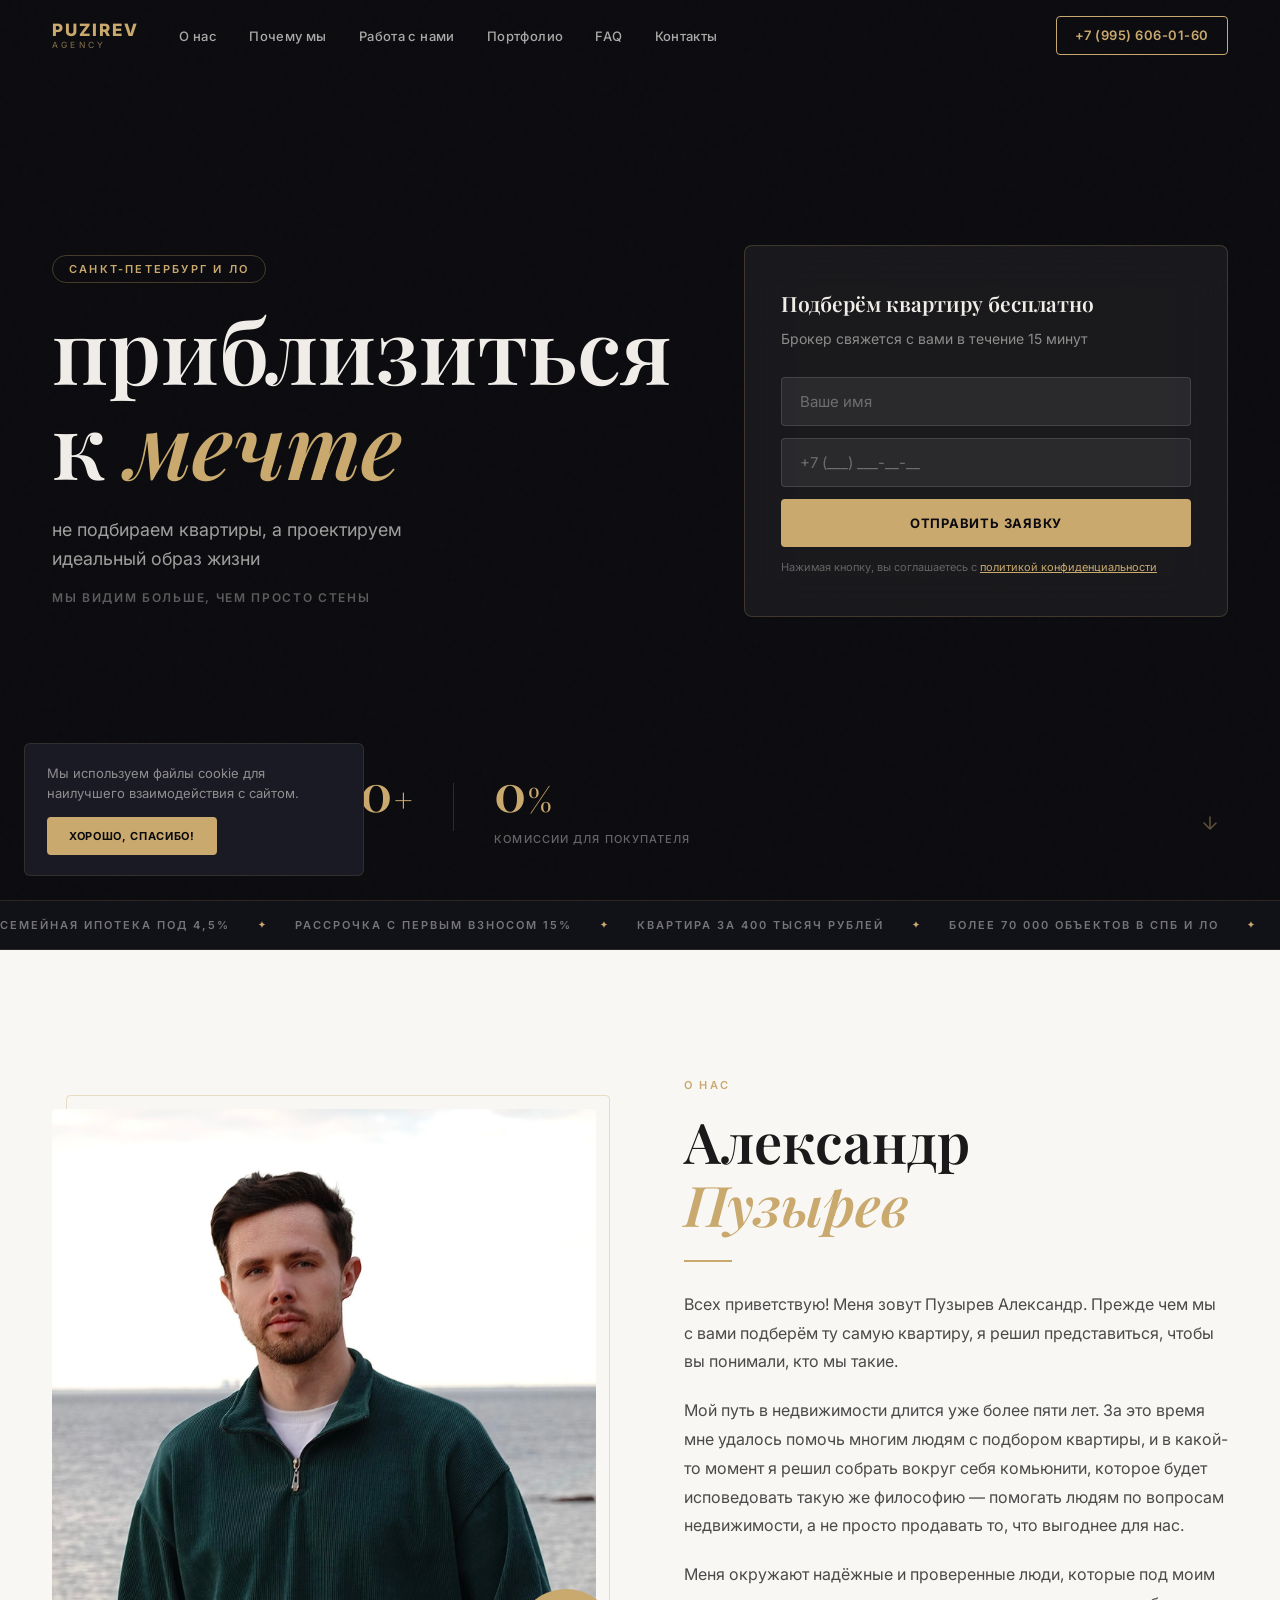
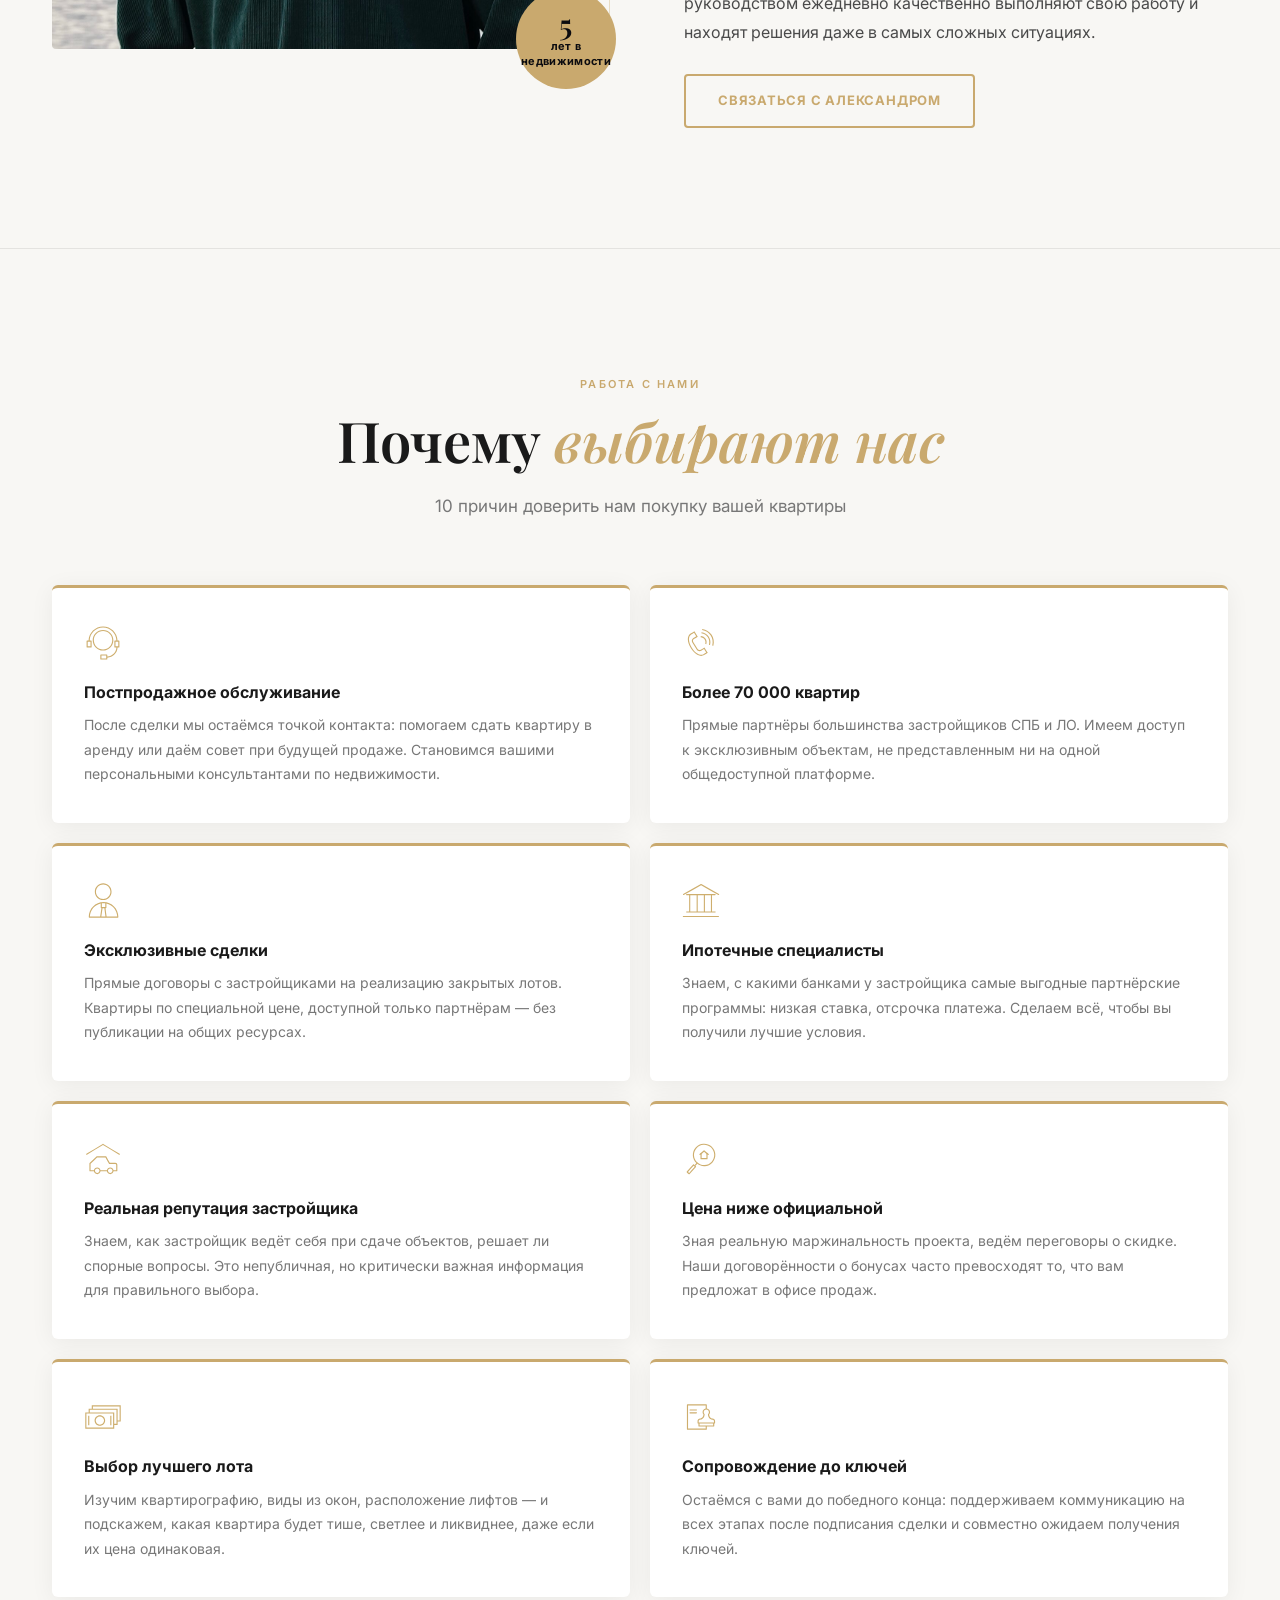
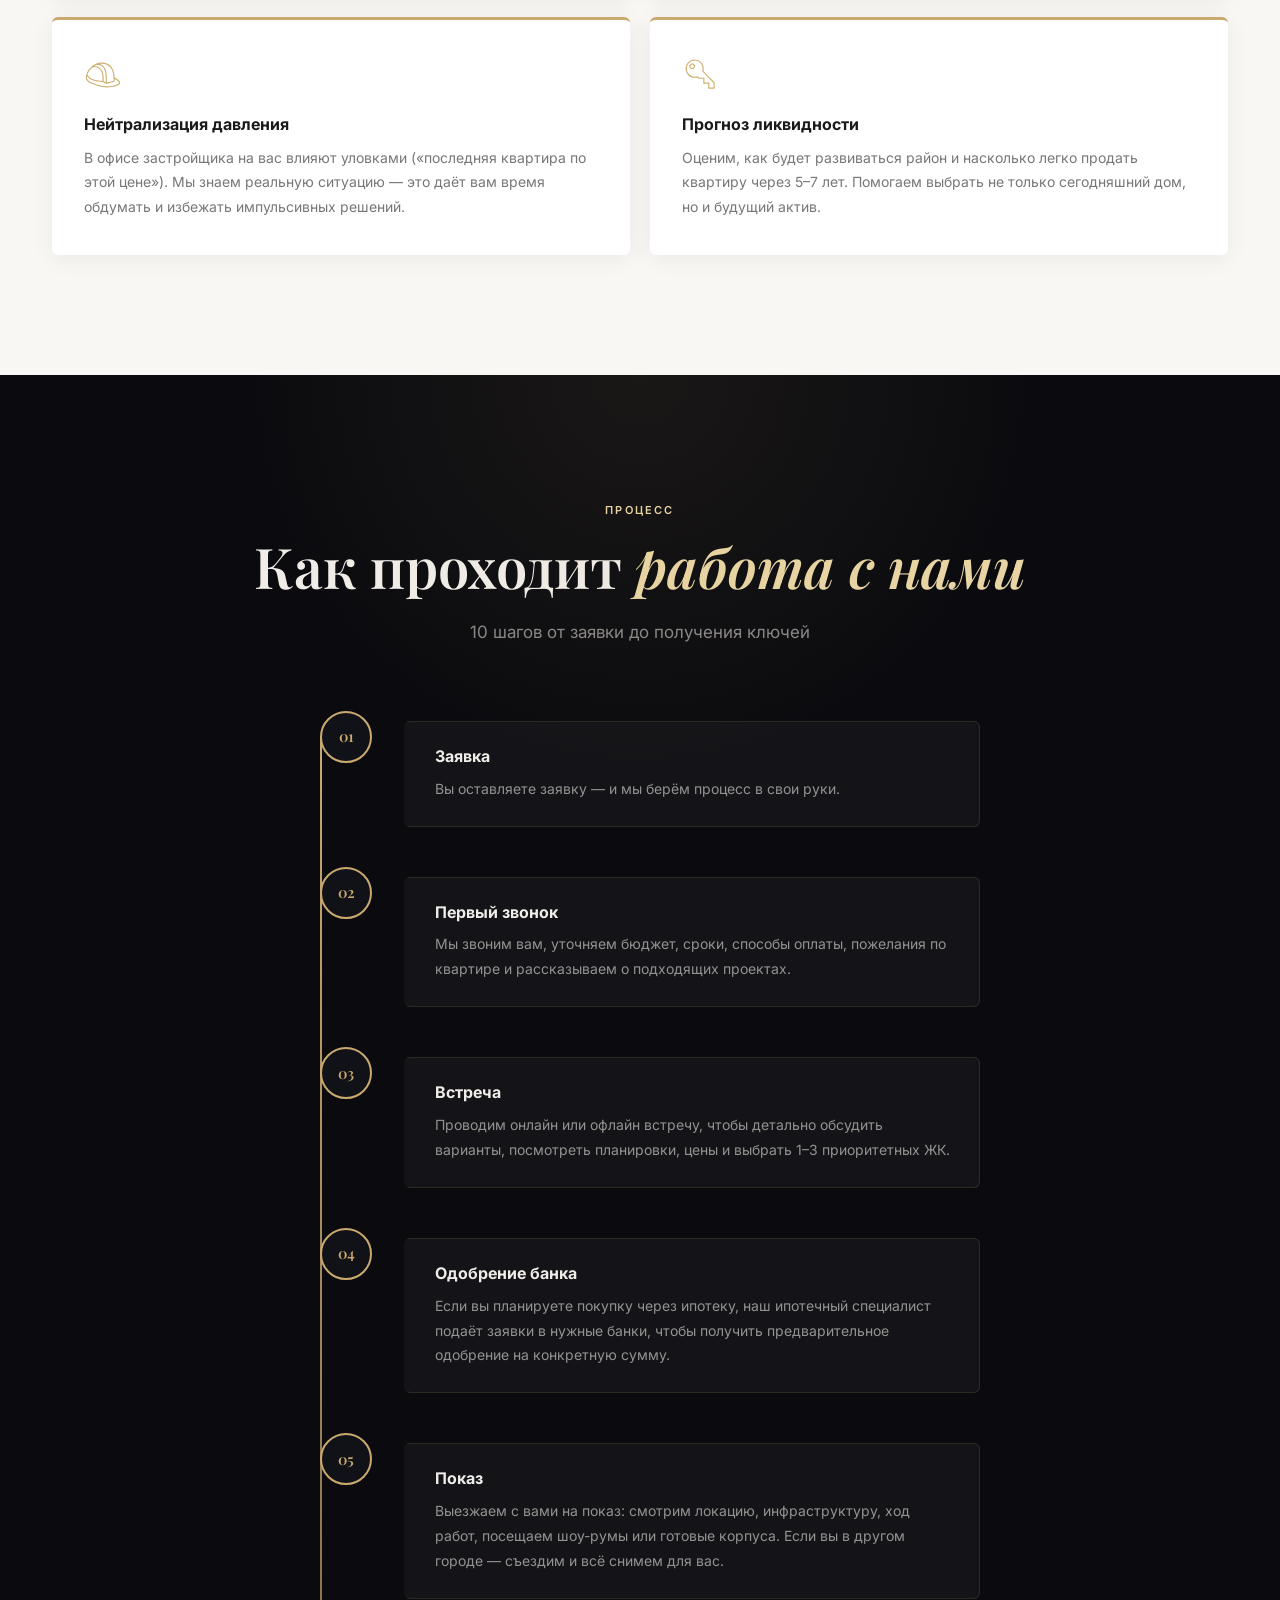
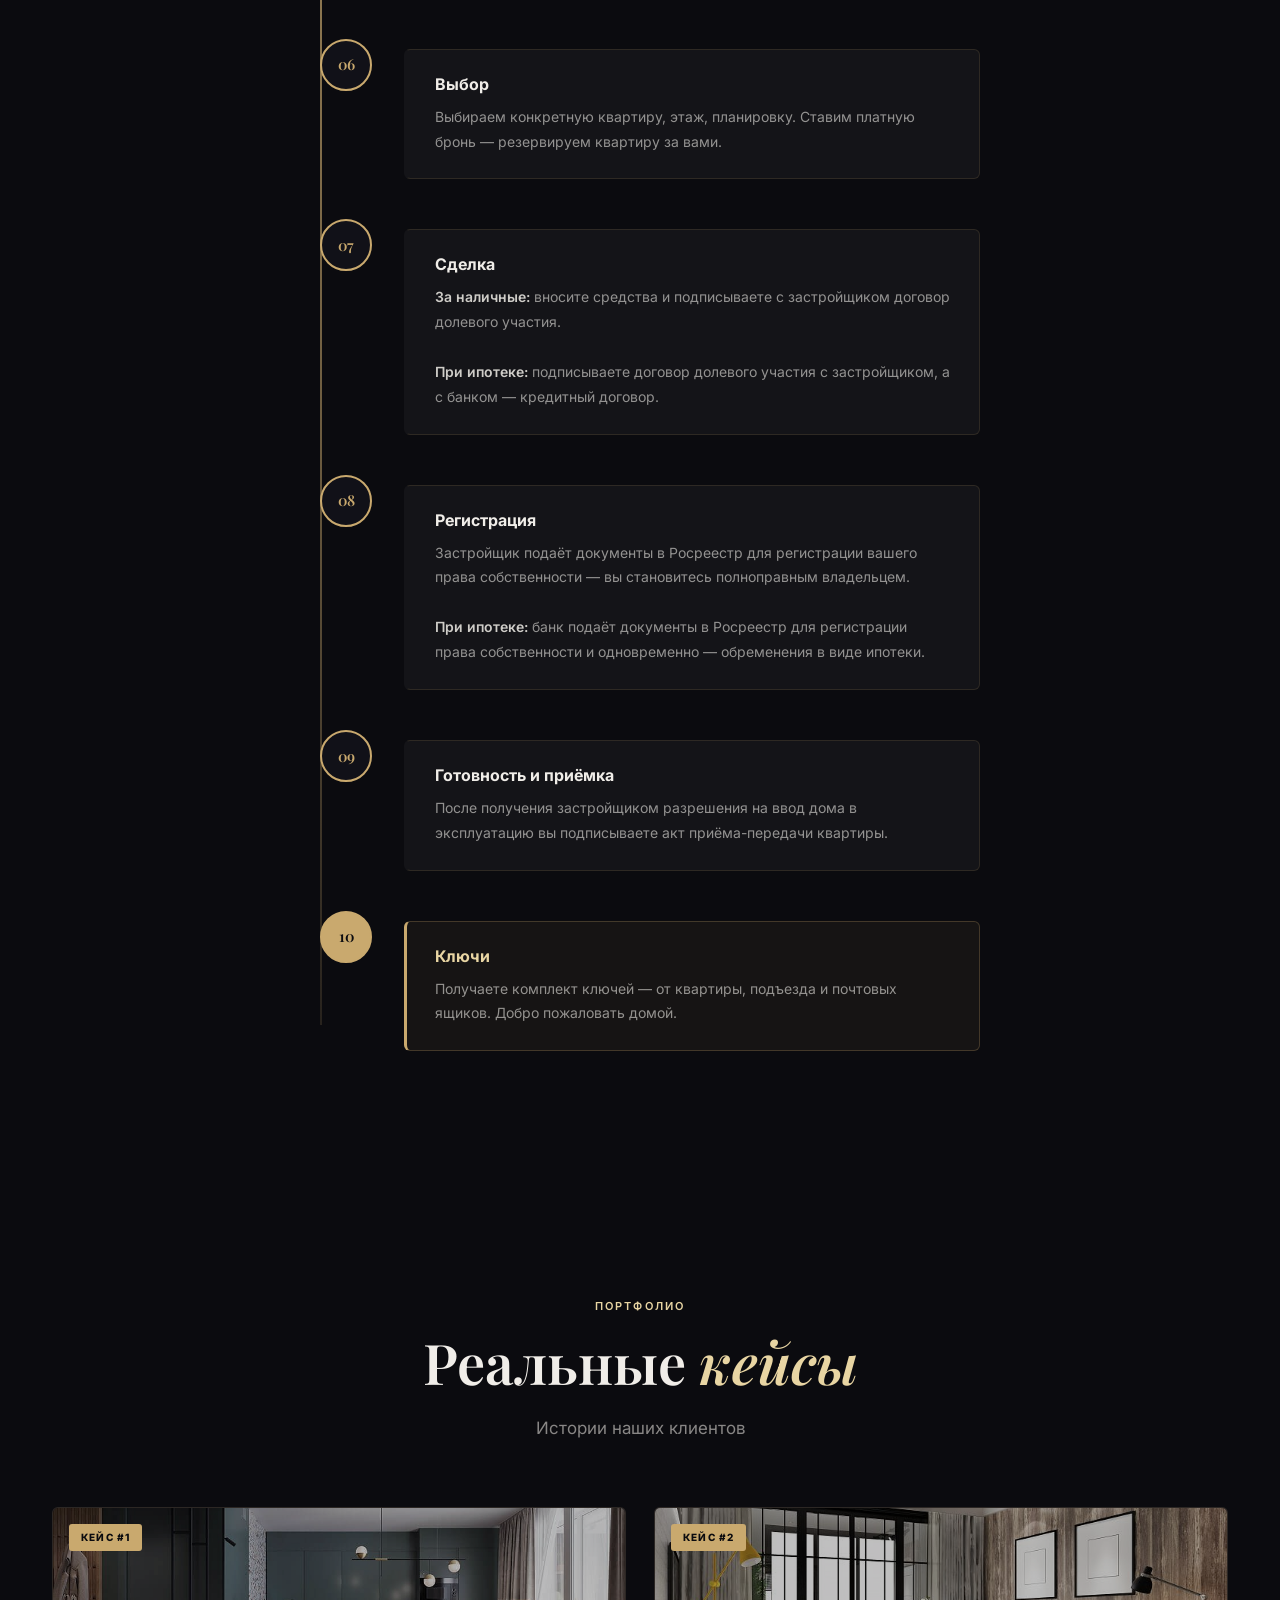
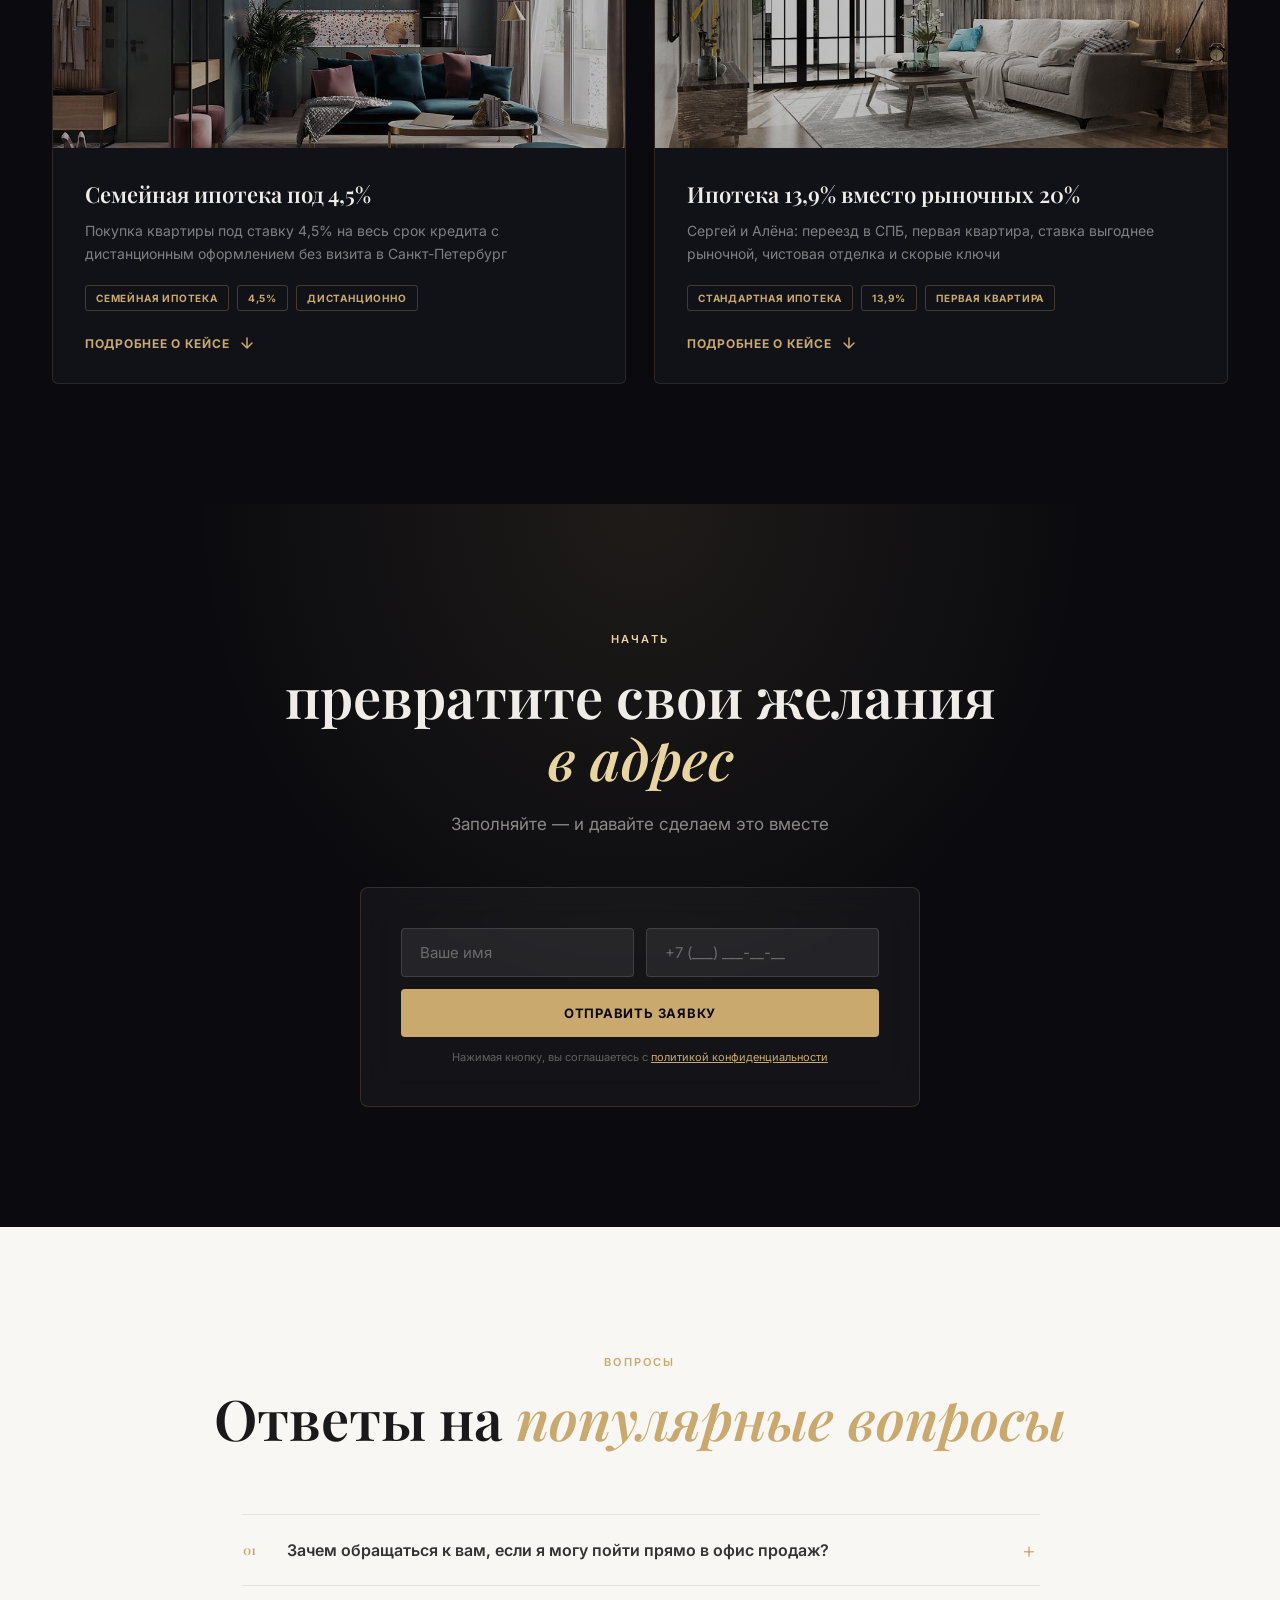
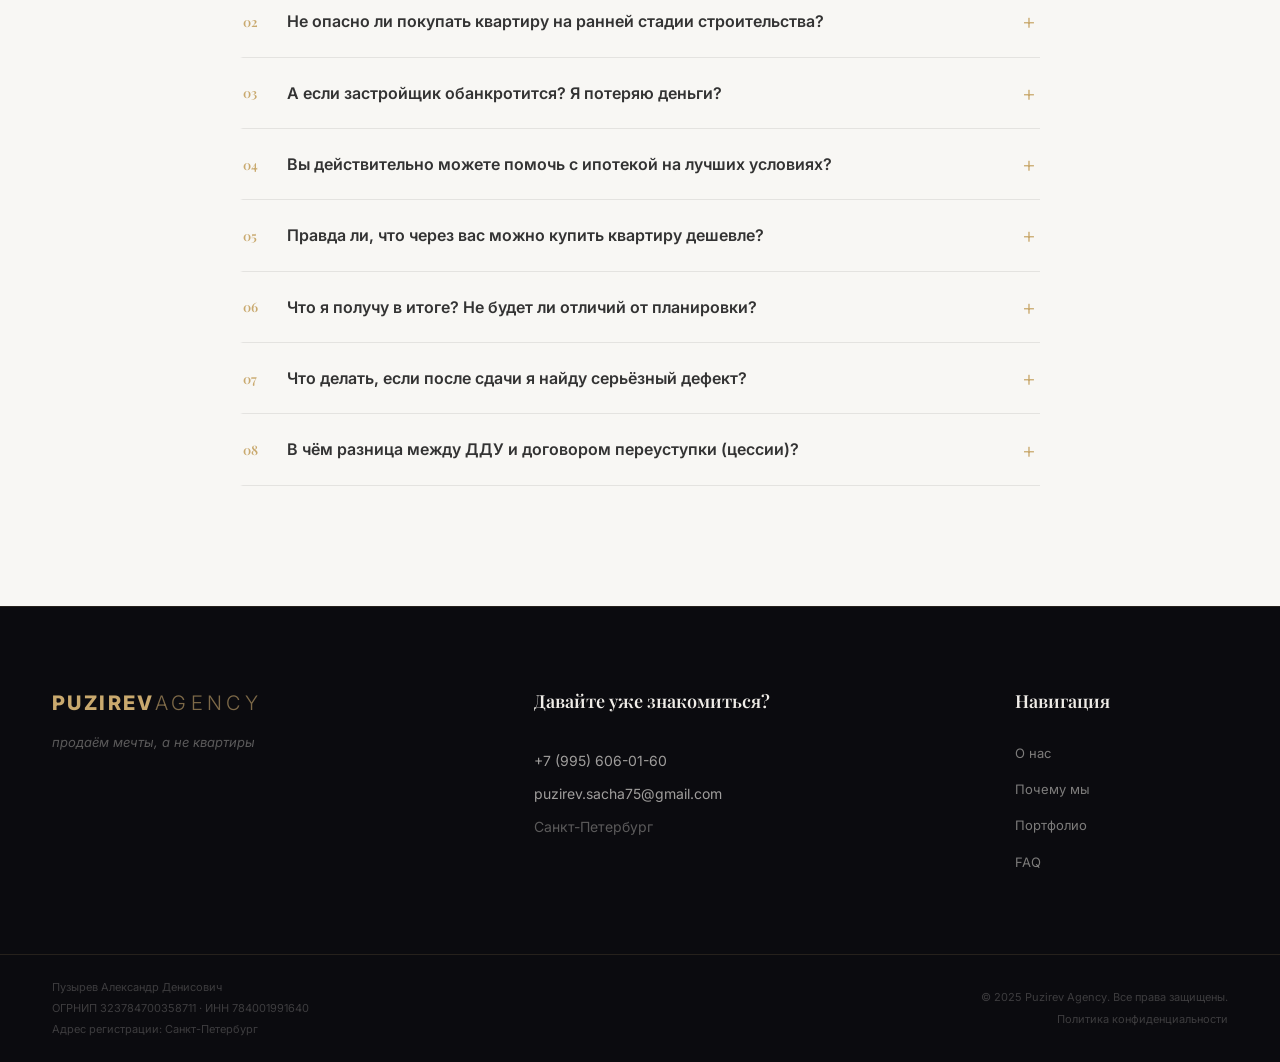
<file: index.html>
<!DOCTYPE html>
<html lang="ru">
<head>
  <meta charset="UTF-8">
  <meta name="viewport" content="width=device-width, initial-scale=1.0">
  <title>Puzirev Agency — Новостройки в СПБ и ЛО</title>
  <meta name="description" content="Не подбираем квартиры — проектируем идеальный образ жизни. Puzirev Agency, Санкт-Петербург.">
  <meta property="og:type" content="website">
  <meta property="og:title" content="Puzirev Agency — Новостройки в СПБ и ЛО">
  <meta property="og:description" content="продаём мечты, а не квартиры">
  <link rel="preconnect" href="https://fonts.googleapis.com">
  <link rel="preconnect" href="https://fonts.gstatic.com" crossorigin>
  <link href="https://fonts.googleapis.com/css2?family=Inter:wght@300;400;500;600;700;800&family=Playfair+Display:ital,wght@0,400;0,600;1,400;1,600&display=swap" rel="stylesheet">
  <link rel="stylesheet" href="styles.css">
</head>
<body>

  <!-- ======================== NAV ======================== -->
  <nav class="nav" id="nav">
    <div class="nav__inner">
      <a href="#" class="nav__logo">
        <span class="nav__logo-main">PUZIREV</span>
        <span class="nav__logo-sub">AGENCY</span>
      </a>
      <ul class="nav__links">
        <li><a href="#about">О нас</a></li>
        <li><a href="#why">Почему мы</a></li>
        <li><a href="#process">Работа с нами</a></li>
        <li><a href="#portfolio">Портфолио</a></li>
        <li><a href="#faq">FAQ</a></li>
        <li><a href="#contacts">Контакты</a></li>
      </ul>
      <a href="tel:+79956060160" class="nav__phone">+7 (995) 606-01-60</a>
      <button class="nav__burger" id="burger" aria-label="Открыть меню">
        <span></span><span></span><span></span>
      </button>
    </div>
  </nav>

  <!-- ======================== MOBILE MENU ======================== -->
  <div class="mmenu" id="mmenu">
    <ul class="mmenu__list">
      <li><a href="#about"   class="mmenu__link">О нас</a></li>
      <li><a href="#why"     class="mmenu__link">Почему мы</a></li>
      <li><a href="#process" class="mmenu__link">Работа с нами</a></li>
      <li><a href="#portfolio" class="mmenu__link">Портфолио</a></li>
      <li><a href="#faq"     class="mmenu__link">FAQ</a></li>
      <li><a href="#contacts" class="mmenu__link">Контакты</a></li>
    </ul>
    <a href="tel:+79956060160" class="mmenu__phone">+7 (995) 606-01-60</a>
  </div>

  <!-- ======================== HERO ======================== -->
  <section class="hero">
    <div class="hero__bg">
      <img src="reference/Новостройки в СПБ и ЛО_files/photo-1560185009-5bf.jpg"
           alt="" class="hero__bg-img" fetchpriority="high">
      <div class="hero__overlay"></div>
    </div>

    <div class="hero__main">
      <div class="hero__grid">
        <!-- Left: content -->
        <div class="hero__content">
          <div class="hero__eyebrow anim-up" data-d="0">
            <span>Санкт-Петербург и ЛО</span>
          </div>
          <h1 class="hero__title anim-up" data-d="1">
            приблизиться<br>к <em>мечте</em>
          </h1>
          <p class="hero__tagline anim-up" data-d="2">
            не подбираем квартиры, а проектируем<br>идеальный образ жизни
          </p>
          <p class="hero__sub anim-up" data-d="3">мы видим больше, чем просто стены</p>
        </div>
        <!-- Right: form -->
        <div class="hero__form-wrap anim-right" data-d="2">
          <div class="glass-card">
            <p class="glass-card__title">Подберём квартиру бесплатно</p>
            <p class="glass-card__sub">Брокер свяжется с вами в течение 15 минут</p>
            <form class="form" id="heroForm" novalidate>
              <div class="form__group">
                <input type="text" name="name" placeholder="Ваше имя" class="form__input" autocomplete="name">
              </div>
              <div class="form__group">
                <input type="tel" name="phone" placeholder="+7 (___) ___-__-__" class="form__input" autocomplete="tel">
              </div>
              <button type="submit" class="btn btn--gold btn--full">Отправить заявку</button>
            </form>
            <p class="form__agree">
              Нажимая кнопку, вы соглашаетесь с <a href="#">политикой конфиденциальности</a>
            </p>
          </div>
        </div>
      </div>
    </div>

    <div class="hero__bottom">
      <div class="hero__stats">
        <div class="hero__stat anim-up" data-d="4">
          <div class="hero__stat-val">
            <span class="hero__stat-num" data-count="5">0</span><span class="hero__stat-plus">+</span>
          </div>
          <span class="hero__stat-label">лет на рынке</span>
        </div>
        <div class="hero__stat-divider"></div>
        <div class="hero__stat anim-up" data-d="5">
          <div class="hero__stat-val">
            <span class="hero__stat-num" data-count="70000">0</span><span class="hero__stat-plus">+</span>
          </div>
          <span class="hero__stat-label">объектов в базе</span>
        </div>
        <div class="hero__stat-divider"></div>
        <div class="hero__stat anim-up" data-d="6">
          <div class="hero__stat-val">
            <span class="hero__stat-num" data-count="0">0</span><span class="hero__stat-plus">%</span>
          </div>
          <span class="hero__stat-label">комиссии для покупателя</span>
        </div>
      </div>
      <a href="#about" class="hero__scroll-btn" aria-label="Вниз">
        <svg width="20" height="20" viewBox="0 0 20 20" fill="none">
          <path d="M10 4v12M4 10l6 6 6-6" stroke="currentColor" stroke-width="1.5" stroke-linecap="round" stroke-linejoin="round"/>
        </svg>
      </a>
    </div>
  </section>

  <!-- ======================== MARQUEE ======================== -->
  <div class="ticker">
    <div class="ticker__track">
      <div class="ticker__row">
        <span>семейная ипотека под 4,5%</span>
        <span class="ticker__sep">✦</span>
        <span>рассрочка с первым взносом 15%</span>
        <span class="ticker__sep">✦</span>
        <span>квартира за 400 тысяч рублей</span>
        <span class="ticker__sep">✦</span>
        <span>более 70 000 объектов в СПБ и ЛО</span>
        <span class="ticker__sep">✦</span>
        <span>бесплатная консультация</span>
        <span class="ticker__sep">✦</span>
        <span>без комиссии для покупателя</span>
        <span class="ticker__sep">✦</span>
        <span>прямые партнёры застройщиков</span>
        <span class="ticker__sep">✦</span>
      </div>
      <div class="ticker__row" aria-hidden="true">
        <span>семейная ипотека под 4,5%</span>
        <span class="ticker__sep">✦</span>
        <span>рассрочка с первым взносом 15%</span>
        <span class="ticker__sep">✦</span>
        <span>квартира за 400 тысяч рублей</span>
        <span class="ticker__sep">✦</span>
        <span>более 70 000 объектов в СПБ и ЛО</span>
        <span class="ticker__sep">✦</span>
        <span>бесплатная консультация</span>
        <span class="ticker__sep">✦</span>
        <span>без комиссии для покупателя</span>
        <span class="ticker__sep">✦</span>
        <span>прямые партнёры застройщиков</span>
        <span class="ticker__sep">✦</span>
      </div>
    </div>
  </div>

  <!-- ======================== ABOUT ======================== -->
  <section class="about" id="about">
    <div class="container">
      <div class="about__grid">
        <div class="about__visual reveal-left">
          <div class="about__img-wrap">
            <img src="alexander.jpg" alt="Александр Пузырев"
                 onerror="this.src='reference/Новостройки в СПБ и ЛО_files/photo-1502672260266-.jpg'">
            <div class="about__frame"></div>
          </div>
          <div class="about__badge">
            <span class="about__badge-num">5</span>
            <span class="about__badge-text">лет в<br>недвижимости</span>
          </div>
        </div>
        <div class="about__content reveal-right">
          <div class="label">О нас</div>
          <h2 class="h2">Александр<br><em>Пузырев</em></h2>
          <div class="gold-line"></div>
          <p class="about__text">
            Всех приветствую! Меня зовут Пузырев Александр. Прежде чем мы с вами подберём ту самую квартиру, я решил представиться, чтобы вы понимали, кто мы такие.
          </p>
          <p class="about__text">
            Мой путь в недвижимости длится уже более пяти лет. За это время мне удалось помочь многим людям с подбором квартиры, и в какой-то момент я решил собрать вокруг себя комьюнити, которое будет исповедовать такую же философию — помогать людям по вопросам недвижимости, а не просто продавать то, что выгоднее для нас.
          </p>
          <p class="about__text">
            Меня окружают надёжные и проверенные люди, которые под моим руководством ежедневно качественно выполняют свою работу и находят решения даже в самых сложных ситуациях.
          </p>
          <a href="tel:+79956060160" class="btn btn--outline">Связаться с Александром</a>
        </div>
      </div>
    </div>
  </section>

  <!-- ======================== WHY ======================== -->
  <section class="why" id="why">
    <div class="container">
      <div class="section-header reveal-up">
        <div class="label">Работа с нами</div>
        <h2 class="h2">Почему <em>выбирают нас</em></h2>
        <p class="section-desc">10 причин доверить нам покупку вашей квартиры</p>
      </div>
      <div class="why__grid">

        <div class="why-card reveal-up" data-d="0">
          <div class="why-card__icon">
            <img src="reference/Новостройки в СПБ и ЛО_files/vector.svg" alt="">
          </div>
          <h3 class="why-card__title">Постпродажное обслуживание</h3>
          <p class="why-card__text">После сделки мы остаёмся точкой контакта: помогаем сдать квартиру в аренду или даём совет при будущей продаже. Становимся вашими персональными консультантами по недвижимости.</p>
        </div>

        <div class="why-card reveal-up" data-d="1">
          <div class="why-card__icon">
            <img src="reference/Новостройки в СПБ и ЛО_files/vector(1).svg" alt="">
          </div>
          <h3 class="why-card__title">Более 70 000 квартир</h3>
          <p class="why-card__text">Прямые партнёры большинства застройщиков СПБ и ЛО. Имеем доступ к эксклюзивным объектам, не представленным ни на одной общедоступной платформе.</p>
        </div>

        <div class="why-card reveal-up" data-d="2">
          <div class="why-card__icon">
            <img src="reference/Новостройки в СПБ и ЛО_files/vector(2).svg" alt="">
          </div>
          <h3 class="why-card__title">Эксклюзивные сделки</h3>
          <p class="why-card__text">Прямые договоры с застройщиками на реализацию закрытых лотов. Квартиры по специальной цене, доступной только партнёрам — без публикации на общих ресурсах.</p>
        </div>

        <div class="why-card reveal-up" data-d="3">
          <div class="why-card__icon">
            <img src="reference/Новостройки в СПБ и ЛО_files/vector(3).svg" alt="">
          </div>
          <h3 class="why-card__title">Ипотечные специалисты</h3>
          <p class="why-card__text">Знаем, с какими банками у застройщика самые выгодные партнёрские программы: низкая ставка, отсрочка платежа. Сделаем всё, чтобы вы получили лучшие условия.</p>
        </div>

        <div class="why-card reveal-up" data-d="4">
          <div class="why-card__icon">
            <img src="reference/Новостройки в СПБ и ЛО_files/vector(4).svg" alt="">
          </div>
          <h3 class="why-card__title">Реальная репутация застройщика</h3>
          <p class="why-card__text">Знаем, как застройщик ведёт себя при сдаче объектов, решает ли спорные вопросы. Это непубличная, но критически важная информация для правильного выбора.</p>
        </div>

        <div class="why-card reveal-up" data-d="5">
          <div class="why-card__icon">
            <img src="reference/Новостройки в СПБ и ЛО_files/vector(5).svg" alt="">
          </div>
          <h3 class="why-card__title">Цена ниже официальной</h3>
          <p class="why-card__text">Зная реальную маржинальность проекта, ведём переговоры о скидке. Наши договорённости о бонусах часто превосходят то, что вам предложат в офисе продаж.</p>
        </div>

        <div class="why-card reveal-up" data-d="6">
          <div class="why-card__icon">
            <img src="reference/Новостройки в СПБ и ЛО_files/vector(6).svg" alt="">
          </div>
          <h3 class="why-card__title">Выбор лучшего лота</h3>
          <p class="why-card__text">Изучим квартирографию, виды из окон, расположение лифтов — и подскажем, какая квартира будет тише, светлее и ликвиднее, даже если их цена одинаковая.</p>
        </div>

        <div class="why-card reveal-up" data-d="7">
          <div class="why-card__icon">
            <img src="reference/Новостройки в СПБ и ЛО_files/vector(7).svg" alt="">
          </div>
          <h3 class="why-card__title">Сопровождение до ключей</h3>
          <p class="why-card__text">Остаёмся с вами до победного конца: поддерживаем коммуникацию на всех этапах после подписания сделки и совместно ожидаем получения ключей.</p>
        </div>

        <div class="why-card reveal-up" data-d="8">
          <div class="why-card__icon">
            <img src="reference/Новостройки в СПБ и ЛО_files/vector(8).svg" alt="">
          </div>
          <h3 class="why-card__title">Нейтрализация давления</h3>
          <p class="why-card__text">В офисе застройщика на вас влияют уловками («последняя квартира по этой цене»). Мы знаем реальную ситуацию — это даёт вам время обдумать и избежать импульсивных решений.</p>
        </div>

        <div class="why-card reveal-up" data-d="9">
          <div class="why-card__icon">
            <img src="reference/Новостройки в СПБ и ЛО_files/vector(9).svg" alt="">
          </div>
          <h3 class="why-card__title">Прогноз ликвидности</h3>
          <p class="why-card__text">Оценим, как будет развиваться район и насколько легко продать квартиру через 5–7 лет. Помогаем выбрать не только сегодняшний дом, но и будущий актив.</p>
        </div>

      </div>
    </div>
  </section>

  <!-- ======================== PROCESS ======================== -->
  <section class="process" id="process">
    <div class="container">
      <div class="section-header reveal-up">
        <div class="label label--light">Процесс</div>
        <h2 class="h2 h2--light">Как проходит <em>работа с нами</em></h2>
        <p class="section-desc section-desc--light">10 шагов от заявки до получения ключей</p>
      </div>

      <div class="process__timeline">

        <div class="process-item reveal-up" data-d="0">
          <div class="process-item__dot">
            <span>01</span>
          </div>
          <div class="process-item__card">
            <h3 class="process-item__title">Заявка</h3>
            <p class="process-item__text">Вы оставляете заявку — и мы берём процесс в свои руки.</p>
          </div>
        </div>

        <div class="process-item reveal-up" data-d="1">
          <div class="process-item__dot">
            <span>02</span>
          </div>
          <div class="process-item__card">
            <h3 class="process-item__title">Первый звонок</h3>
            <p class="process-item__text">Мы звоним вам, уточняем бюджет, сроки, способы оплаты, пожелания по квартире и рассказываем о подходящих проектах.</p>
          </div>
        </div>

        <div class="process-item reveal-up" data-d="2">
          <div class="process-item__dot">
            <span>03</span>
          </div>
          <div class="process-item__card">
            <h3 class="process-item__title">Встреча</h3>
            <p class="process-item__text">Проводим онлайн или офлайн встречу, чтобы детально обсудить варианты, посмотреть планировки, цены и выбрать 1–3 приоритетных ЖК.</p>
          </div>
        </div>

        <div class="process-item reveal-up" data-d="3">
          <div class="process-item__dot">
            <span>04</span>
          </div>
          <div class="process-item__card">
            <h3 class="process-item__title">Одобрение банка</h3>
            <p class="process-item__text">Если вы планируете покупку через ипотеку, наш ипотечный специалист подаёт заявки в нужные банки, чтобы получить предварительное одобрение на конкретную сумму.</p>
          </div>
        </div>

        <div class="process-item reveal-up" data-d="4">
          <div class="process-item__dot">
            <span>05</span>
          </div>
          <div class="process-item__card">
            <h3 class="process-item__title">Показ</h3>
            <p class="process-item__text">Выезжаем с вами на показ: смотрим локацию, инфраструктуру, ход работ, посещаем шоу-румы или готовые корпуса. Если вы в другом городе — съездим и всё снимем для вас.</p>
          </div>
        </div>

        <div class="process-item reveal-up" data-d="5">
          <div class="process-item__dot">
            <span>06</span>
          </div>
          <div class="process-item__card">
            <h3 class="process-item__title">Выбор</h3>
            <p class="process-item__text">Выбираем конкретную квартиру, этаж, планировку. Ставим платную бронь — резервируем квартиру за вами.</p>
          </div>
        </div>

        <div class="process-item reveal-up" data-d="6">
          <div class="process-item__dot">
            <span>07</span>
          </div>
          <div class="process-item__card">
            <h3 class="process-item__title">Сделка</h3>
            <p class="process-item__text">
              <strong>За наличные:</strong> вносите средства и подписываете с застройщиком договор долевого участия.<br><br>
              <strong>При ипотеке:</strong> подписываете договор долевого участия с застройщиком, а с банком — кредитный договор.
            </p>
          </div>
        </div>

        <div class="process-item reveal-up" data-d="7">
          <div class="process-item__dot">
            <span>08</span>
          </div>
          <div class="process-item__card">
            <h3 class="process-item__title">Регистрация</h3>
            <p class="process-item__text">
              Застройщик подаёт документы в Росреестр для регистрации вашего права собственности — вы становитесь полноправным владельцем.<br><br>
              <strong>При ипотеке:</strong> банк подаёт документы в Росреестр для регистрации права собственности и одновременно — обременения в виде ипотеки.
            </p>
          </div>
        </div>

        <div class="process-item reveal-up" data-d="8">
          <div class="process-item__dot">
            <span>09</span>
          </div>
          <div class="process-item__card">
            <h3 class="process-item__title">Готовность и приёмка</h3>
            <p class="process-item__text">После получения застройщиком разрешения на ввод дома в эксплуатацию вы подписываете акт приёма-передачи квартиры.</p>
          </div>
        </div>

        <div class="process-item reveal-up" data-d="9">
          <div class="process-item__dot process-item__dot--last">
            <span>10</span>
          </div>
          <div class="process-item__card process-item__card--final">
            <h3 class="process-item__title">Ключи</h3>
            <p class="process-item__text">Получаете комплект ключей — от квартиры, подъезда и почтовых ящиков. Добро пожаловать домой.</p>
          </div>
        </div>

      </div>
    </div>
  </section>

  <!-- ======================== PORTFOLIO ======================== -->
  <section class="portfolio" id="portfolio">
    <div class="container">
      <div class="section-header reveal-up">
        <div class="label label--light">Портфолио</div>
        <h2 class="h2 h2--light">Реальные <em>кейсы</em></h2>
        <p class="section-desc section-desc--light">Истории наших клиентов</p>
      </div>
      <div class="portfolio__grid">

        <div class="pcard reveal-left">
          <div class="pcard__img">
            <img src="apartment_1.jpg" alt="Семейная ипотека"
                 onerror="this.src='reference/Новостройки в СПБ и ЛО_files/photo-1554995207-c18.jpg'">
            <div class="pcard__badge">Кейс #1</div>
          </div>
          <div class="pcard__body">
            <h3 class="pcard__title">Семейная ипотека под 4,5%</h3>
            <p class="pcard__desc">Покупка квартиры под ставку 4,5% на весь срок кредита с дистанционным оформлением без визита в Санкт-Петербург</p>
            <div class="pcard__tags">
              <span class="tag">Семейная ипотека</span>
              <span class="tag">4,5%</span>
              <span class="tag">Дистанционно</span>
            </div>
            <button class="pcard__toggle" data-card="0">
              <span class="pcard__toggle-text">Подробнее о кейсе</span>
              <svg class="pcard__toggle-icon" width="16" height="16" viewBox="0 0 16 16" fill="none">
                <path d="M8 3v10M3 8l5 5 5-5" stroke="currentColor" stroke-width="1.5" stroke-linecap="round" stroke-linejoin="round"/>
              </svg>
            </button>
            <div class="pcard__details" id="card-0">
              <div class="case-block">
                <div class="case-label">Ситуация</div>
                <p>Семья с двумя детьми хотела купить квартиру в Санкт-Петербурге, но не знала, как воспользоваться семейной ипотекой и правильно оформить сделку дистанционно.</p>
              </div>
              <div class="case-block">
                <div class="case-label">Результат</div>
                <ul class="case-results">
                  <li>✔ Одобрена ипотека под 4,5% на весь срок</li>
                  <li>✔ Объект полностью подошёл их требованиям</li>
                  <li>✔ Сделка оформлена дистанционно — без визита в СПБ</li>
                </ul>
              </div>
            </div>
          </div>
        </div>

        <div class="pcard reveal-right">
          <div class="pcard__img">
            <img src="apartment_2.jpg" alt="Ипотека 13.9%"
                 onerror="this.src='reference/Новостройки в СПБ и ЛО_files/photo-1481253127861-.jpg'">
            <div class="pcard__badge">Кейс #2</div>
          </div>
          <div class="pcard__body">
            <h3 class="pcard__title">Ипотека 13,9% вместо рыночных 20%</h3>
            <p class="pcard__desc">Сергей и Алёна: переезд в СПБ, первая квартира, ставка выгоднее рыночной, чистовая отделка и скорые ключи</p>
            <div class="pcard__tags">
              <span class="tag">Стандартная ипотека</span>
              <span class="tag">13,9%</span>
              <span class="tag">Первая квартира</span>
            </div>
            <button class="pcard__toggle" data-card="1">
              <span class="pcard__toggle-text">Подробнее о кейсе</span>
              <svg class="pcard__toggle-icon" width="16" height="16" viewBox="0 0 16 16" fill="none">
                <path d="M8 3v10M3 8l5 5 5-5" stroke="currentColor" stroke-width="1.5" stroke-linecap="round" stroke-linejoin="round"/>
              </svg>
            </button>
            <div class="pcard__details" id="card-1">
              <div class="case-block">
                <div class="case-label">Задача клиентов</div>
                <ul class="case-list">
                  <li>Взять ипотеку под ставку выгоднее рыночной (19–20%)</li>
                  <li>Найти квартиру с чистовой отделкой</li>
                  <li>Получить ключи как можно раньше</li>
                  <li>Рассмотреть разные районы: Кудрово, Парнас, Рыбацкое, Мурино</li>
                </ul>
              </div>
              <div class="case-block">
                <div class="case-label">Результат</div>
                <ul class="case-results">
                  <li>✔ Ипотека под 13,9% вместо рыночных 17–18%</li>
                  <li>✔ Квартира с чистовой отделкой — заезжай и живи</li>
                  <li>✔ Ключи через несколько месяцев</li>
                  <li>✔ Комфортный платёж для семьи</li>
                </ul>
              </div>
            </div>
          </div>
        </div>

      </div>
    </div>
  </section>

  <!-- ======================== CTA ======================== -->
  <section class="cta">
    <div class="cta__glow"></div>
    <div class="container">
      <div class="cta__inner reveal-up">
        <div class="label label--light">Начать</div>
        <h2 class="h2 h2--light">превратите свои желания<br><em>в адрес</em></h2>
        <p class="section-desc section-desc--light">Заполняйте — и давайте сделаем это вместе</p>
        <div class="cta__form-wrap">
          <form class="form" id="ctaForm" novalidate>
            <div class="form__row">
              <div class="form__group">
                <input type="text" name="name" placeholder="Ваше имя" class="form__input" autocomplete="name">
              </div>
              <div class="form__group">
                <input type="tel" name="phone" placeholder="+7 (___) ___-__-__" class="form__input" autocomplete="tel">
              </div>
            </div>
            <button type="submit" class="btn btn--gold btn--full">Отправить заявку</button>
            <p class="form__agree">
              Нажимая кнопку, вы соглашаетесь с <a href="#">политикой конфиденциальности</a>
            </p>
          </form>
        </div>
      </div>
    </div>
  </section>

  <!-- ======================== FAQ ======================== -->
  <section class="faq" id="faq">
    <div class="container">
      <div class="section-header reveal-up">
        <div class="label">Вопросы</div>
        <h2 class="h2">Ответы на <em>популярные вопросы</em></h2>
      </div>
      <div class="faq__list">

        <div class="faq-item reveal-up" data-d="0">
          <button class="faq-item__btn">
            <span class="faq-item__num">01</span>
            <span class="faq-item__q">Зачем обращаться к вам, если я могу пойти прямо в офис продаж?</span>
            <span class="faq-item__ico">+</span>
          </button>
          <div class="faq-item__body">
            <p>Цены одинаковые. Мы являемся официальными партнёрами застройщиков и продаём квартиры по тем же ценам — и про все скидки мы тоже знаем. Более того, у нас могут быть эксклюзивные скидки, которых нет при прямом обращении. Наша услуга для вас — безвозмездная, комиссию выплачивает застройщик. Вы получаете независимого эксперта, который поможет выбрать лучший лот, проверит документы и будет на вашей стороне на всех этапах.</p>
          </div>
        </div>

        <div class="faq-item reveal-up" data-d="1">
          <button class="faq-item__btn">
            <span class="faq-item__num">02</span>
            <span class="faq-item__q">Не опасно ли покупать квартиру на ранней стадии строительства?</span>
            <span class="faq-item__ico">+</span>
          </button>
          <div class="faq-item__body">
            <p>Риск есть всегда, но мы помогаем его минимизировать. Тщательно проверяем репутацию и финансовое состояние застройщика, изучаем историю его предыдущих объектов. Работаем только с проверенными проектами, где риски сведены к минимуму, а выгода от цены «на котловане» всегда существенная.</p>
          </div>
        </div>

        <div class="faq-item reveal-up" data-d="2">
          <button class="faq-item__btn">
            <span class="faq-item__num">03</span>
            <span class="faq-item__q">А если застройщик обанкротится? Я потеряю деньги?</span>
            <span class="faq-item__ico">+</span>
          </button>
          <div class="faq-item__body">
            <p>При соблюдении всех формальностей — оформление по ДДУ и регистрация в Росреестре — ваши деньги защищены. Квартира закреплена за вами. В случае банкротства другой застройщик достраивает объект или средства возвращаются через фонд защиты дольщиков. Мы заранее проверяем участие застройщика в этой системе компенсационных выплат.</p>
          </div>
        </div>

        <div class="faq-item reveal-up" data-d="3">
          <button class="faq-item__btn">
            <span class="faq-item__num">04</span>
            <span class="faq-item__q">Вы действительно можете помочь с ипотекой на лучших условиях?</span>
            <span class="faq-item__ico">+</span>
          </button>
          <div class="faq-item__body">
            <p>Да. У нас свой штат ипотечных специалистов и партнёрские программы со всеми ведущими банками. Мы знаем, с какими банками у конкретного застройщика есть специальные льготные ставки — субсидированные банком или государством. Помогаем подобрать оптимальную программу, сравнить условия и правильно собрать пакет документов.</p>
          </div>
        </div>

        <div class="faq-item reveal-up" data-d="4">
          <button class="faq-item__btn">
            <span class="faq-item__num">05</span>
            <span class="faq-item__q">Правда ли, что через вас можно купить квартиру дешевле?</span>
            <span class="faq-item__ico">+</span>
          </button>
          <div class="faq-item__body">
            <p>Да, такое часто случается. Как крупные партнёры, мы иногда получаем от застройщиков квоты на квартиры с особой ценой для быстрой продажи. Также ведём переговоры о скидке, основываясь на объёме наших продаж, и знаем, на каких стадиях застройщик чаще всего идёт на уступки.</p>
          </div>
        </div>

        <div class="faq-item reveal-up" data-d="5">
          <button class="faq-item__btn">
            <span class="faq-item__num">06</span>
            <span class="faq-item__q">Что я получу в итоге? Не будет ли отличий от планировки?</span>
            <span class="faq-item__ico">+</span>
          </button>
          <div class="faq-item__body">
            <p>В Договоре ДДУ прилагаются планы квартиры и чертежи с точными размерами — это юридически значимый документ. Мы поможем вам «прочитать» эти планы. Застройщик обязан сдать объект, соответствующий проектной документации. При приёмке мы не только присутствуем, но и приглашаем технического специалиста, который сверит фактические параметры с планами.</p>
          </div>
        </div>

        <div class="faq-item reveal-up" data-d="6">
          <button class="faq-item__btn">
            <span class="faq-item__num">07</span>
            <span class="faq-item__q">Что делать, если после сдачи я найду серьёзный дефект?</span>
            <span class="faq-item__ico">+</span>
          </button>
          <div class="faq-item__body">
            <p>У застройщика есть гарантийные обязательства: обычно 5 лет на инженерные системы и 1 год на отделку. Любой существенный дефект должен быть устранён за его счёт. Мы предоставим вам чёткий алгоритм действий: как составить претензию, куда обратиться и как добиться исполнения гарантии.</p>
          </div>
        </div>

        <div class="faq-item reveal-up" data-d="7">
          <button class="faq-item__btn">
            <span class="faq-item__num">08</span>
            <span class="faq-item__q">В чём разница между ДДУ и договором переуступки (цессии)?</span>
            <span class="faq-item__ico">+</span>
          </button>
          <div class="faq-item__body">
            <p>ДДУ вы заключаете напрямую с застройщиком. Цессия — это покупка права требования у другого дольщика, который выходит из проекта. У второго варианта больше юридических нюансов и рисков, которые мы помогаем проверить и минимизировать.</p>
          </div>
        </div>

      </div>
    </div>
  </section>

  <!-- ======================== FOOTER ======================== -->
  <footer class="footer" id="contacts">
    <div class="footer__top">
      <div class="container footer__grid">
        <div class="footer__brand reveal-up">
          <div class="footer__logo">PUZIREV<span>AGENCY</span></div>
          <p class="footer__slogan">продаём мечты, а не квартиры</p>
        </div>
        <div class="footer__contact reveal-up" data-d="1">
          <h3 class="footer__section-title">Давайте уже знакомиться?</h3>
          <a href="tel:+79956060160" class="footer__link">+7 (995) 606-01-60</a>
          <a href="mailto:puzirev.sacha75@gmail.com" class="footer__link">puzirev.sacha75@gmail.com</a>
          <span class="footer__city">Санкт-Петербург</span>
        </div>
        <div class="footer__nav reveal-up" data-d="2">
          <h3 class="footer__section-title">Навигация</h3>
          <ul>
            <li><a href="#about">О нас</a></li>
            <li><a href="#why">Почему мы</a></li>
            <li><a href="#portfolio">Портфолио</a></li>
            <li><a href="#faq">FAQ</a></li>
          </ul>
        </div>
      </div>
    </div>
    <div class="footer__bottom">
      <div class="container footer__bottom-inner">
        <div class="footer__legal">
          <p>Пузырев Александр Денисович</p>
          <p>ОГРНИП 323784700358711 · ИНН 784001991640</p>
          <p>Адрес регистрации: Санкт-Петербург</p>
        </div>
        <div class="footer__copy">
          <p>© 2025 Puzirev Agency. Все права защищены.</p>
          <a href="#">Политика конфиденциальности</a>
        </div>
      </div>
    </div>
  </footer>

  <!-- ======================== TOAST ======================== -->
  <div class="toast" id="toast" role="alert">
    <div class="toast__icon">✓</div>
    <div class="toast__text">
      <strong>Спасибо!</strong>
      <span>Брокер свяжется с вами в ближайшее время</span>
    </div>
  </div>

  <!-- ======================== COOKIE ======================== -->
  <div class="cookie" id="cookie">
    <p>Мы используем файлы cookie для наилучшего взаимодействия с сайтом.</p>
    <button class="btn btn--gold" id="cookieOk">Хорошо, спасибо!</button>
  </div>

  <script src="script.js"></script>
</body>
</html>
</file>
<file: styles.css>
/* ================================================
   PUZIREV AGENCY — MODERN LANDING
   Luxury Dark Real Estate Design System
   ================================================ */

/* ---- CUSTOM PROPERTIES ---- */
:root {
  --dark:       #0b0b0f;
  --dark-2:     #111118;
  --dark-3:     #1a1a24;
  --light:      #f8f7f4;
  --white:      #ffffff;
  --gold:       #c9a96e;
  --gold-lt:    #e8d5a3;
  --gold-dk:    #a8844a;
  --text-lt:    #f0ede8;
  --text-muted-lt: rgba(240,237,232,0.55);
  --text-dk:    #1a1a1a;
  --text-muted: #777;
  --border-dk:  rgba(201,169,110,0.14);
  --border-lt:  rgba(26,26,26,0.09);

  --ff-body:    'Inter', sans-serif;
  --ff-head:    'Playfair Display', serif;

  --nav-h:      72px;
  --cw:         1240px;
  --cp:         clamp(16px, 4vw, 32px);

  --ease-out:   cubic-bezier(0.19,1,0.22,1);
  --ease-in-out: cubic-bezier(0.4,0,0.2,1);
  --ease-smooth: cubic-bezier(0.25,0.46,0.45,0.94);

  --sh-card:    0 4px 24px rgba(0,0,0,0.06);
  --sh-hover:   0 16px 48px rgba(0,0,0,0.14);
  --sh-gold:    0 8px 32px rgba(201,169,110,0.22);
}

/* ---- RESET ---- */
*, *::before, *::after { box-sizing: border-box; margin: 0; padding: 0; }
html { scroll-behavior: smooth; -webkit-text-size-adjust: 100%; }
body {
  font-family: var(--ff-body);
  background: var(--dark);
  color: var(--text-dk);
  line-height: 1.65;
  overflow-x: hidden;
  -webkit-font-smoothing: antialiased;
  -moz-osx-font-smoothing: grayscale;
}
img { display: block; max-width: 100%; height: auto; }
a { text-decoration: none; color: inherit; }
ul { list-style: none; }
button { border: none; background: none; cursor: pointer; font-family: inherit; }
input { font-family: inherit; }

/* ---- CONTAINER ---- */
.container {
  max-width: var(--cw);
  margin: 0 auto;
  padding: 0 var(--cp);
}

/* ---- SHARED TYPOGRAPHY ---- */
.label {
  display: inline-block;
  font-size: 11px;
  font-weight: 600;
  letter-spacing: .2em;
  text-transform: uppercase;
  color: var(--gold);
  margin-bottom: 16px;
}
.label--light { color: var(--gold-lt); }

.h2 {
  font-family: var(--ff-head);
  font-size: clamp(32px, 4.5vw, 56px);
  font-weight: 600;
  line-height: 1.12;
  color: var(--text-dk);
  margin-bottom: 20px;
}
.h2 em { font-style: italic; color: var(--gold); }
.h2--light { color: var(--text-lt); }
.h2--light em { color: var(--gold-lt); }

.section-header { text-align: center; margin-bottom: 64px; }
.section-desc {
  font-size: 17px;
  color: var(--text-muted);
  max-width: 520px;
  margin: 0 auto;
  line-height: 1.7;
}
.section-desc--light { color: var(--text-muted-lt); }

.gold-line {
  width: 48px; height: 2px;
  background: var(--gold);
  margin: 24px 0 28px;
}

/* ---- BUTTONS ---- */
.btn {
  display: inline-flex;
  align-items: center;
  justify-content: center;
  padding: 14px 32px;
  border-radius: 4px;
  font-size: 13px;
  font-weight: 700;
  letter-spacing: .06em;
  text-transform: uppercase;
  transition: background .3s, color .3s, border-color .3s, transform .3s, box-shadow .3s;
  white-space: nowrap;
}
.btn--gold {
  background: var(--gold);
  color: var(--dark);
  border: 2px solid var(--gold);
}
.btn--gold:hover {
  background: var(--gold-lt);
  border-color: var(--gold-lt);
  transform: translateY(-2px);
  box-shadow: var(--sh-gold);
}
.btn--outline {
  background: transparent;
  color: var(--gold);
  border: 2px solid var(--gold);
}
.btn--outline:hover {
  background: var(--gold);
  color: var(--dark);
  transform: translateY(-2px);
}
.btn--full { width: 100%; }

/* ---- FORMS ---- */
.form__group { margin-bottom: 12px; }
.form__row {
  display: grid;
  grid-template-columns: 1fr 1fr;
  gap: 12px;
}
.form__input {
  width: 100%;
  padding: 14px 18px;
  background: rgba(255,255,255,.07);
  border: 1.5px solid rgba(255,255,255,.12);
  border-radius: 4px;
  color: var(--text-lt);
  font-size: 15px;
  outline: none;
  transition: border-color .3s, background .3s;
}
.form__input::placeholder { color: rgba(240,237,232,.35); }
.form__input:focus {
  border-color: var(--gold);
  background: rgba(255,255,255,.11);
}
.form__agree {
  font-size: 11px;
  color: rgba(240,237,232,.35);
  margin-top: 12px;
  line-height: 1.55;
}
.form__agree a { color: var(--gold); text-decoration: underline; }

/* ---- GLASS CARD ---- */
.glass-card {
  background: rgba(255,255,255,.055);
  backdrop-filter: blur(24px);
  -webkit-backdrop-filter: blur(24px);
  border: 1px solid rgba(201,169,110,.22);
  border-radius: 8px;
  padding: 40px 36px;
}
.glass-card__title {
  font-family: var(--ff-head);
  font-size: 21px;
  font-weight: 600;
  color: var(--text-lt);
  margin-bottom: 8px;
}
.glass-card__sub {
  font-size: 14px;
  color: var(--text-muted-lt);
  margin-bottom: 28px;
  line-height: 1.5;
}

/* ==================== NAV ==================== */
.nav {
  position: fixed;
  top: 0; left: 0; right: 0;
  z-index: 1000;
  height: var(--nav-h);
  border-bottom: 1px solid transparent;
  transition: background .4s, backdrop-filter .4s, border-color .4s, box-shadow .4s;
}
.nav.scrolled {
  background: rgba(11,11,15,.86);
  backdrop-filter: blur(22px);
  -webkit-backdrop-filter: blur(22px);
  border-color: var(--border-dk);
  box-shadow: 0 4px 40px rgba(0,0,0,.35);
}
.nav__inner {
  max-width: var(--cw);
  margin: 0 auto;
  padding: 0 var(--cp);
  height: 100%;
  display: flex;
  align-items: center;
  gap: 40px;
}
.nav__logo { display: flex; flex-direction: column; line-height: 1; flex-shrink: 0; }
.nav__logo-main {
  font-size: 17px; font-weight: 800;
  color: var(--gold); letter-spacing: .12em;
}
.nav__logo-sub {
  font-size: 8.5px; font-weight: 400;
  color: rgba(201,169,110,.65);
  letter-spacing: .38em; margin-top: 2px;
}
.nav__links {
  display: flex; align-items: center; gap: 32px; flex: 1;
}
.nav__links a {
  font-size: 13px; font-weight: 500;
  color: rgba(240,237,232,.7);
  letter-spacing: .03em;
  position: relative;
  transition: color .3s;
}
.nav__links a::after {
  content: ''; position: absolute;
  bottom: -3px; left: 0;
  width: 0; height: 1px;
  background: var(--gold);
  transition: width .3s var(--ease-smooth);
}
.nav__links a:hover { color: var(--text-lt); }
.nav__links a:hover::after { width: 100%; }
.nav__phone {
  font-size: 13px; font-weight: 600;
  color: var(--gold); letter-spacing: .04em;
  border: 1.5px solid var(--gold);
  padding: 8px 18px; border-radius: 4px;
  flex-shrink: 0;
  transition: background .3s, color .3s;
}
.nav__phone:hover { background: var(--gold); color: var(--dark); }
.nav__burger {
  display: none; flex-direction: column; gap: 5px;
  padding: 6px; margin-left: auto;
}
.nav__burger span {
  display: block; width: 22px; height: 1.5px;
  background: var(--text-lt);
  transition: transform .3s, opacity .3s;
  transform-origin: center;
}
.nav__burger.open span:nth-child(1) { transform: translateY(6.5px) rotate(45deg); }
.nav__burger.open span:nth-child(2) { opacity: 0; }
.nav__burger.open span:nth-child(3) { transform: translateY(-6.5px) rotate(-45deg); }

/* ==================== MOBILE MENU ==================== */
.mmenu {
  position: fixed;
  inset: 0; z-index: 999;
  background: var(--dark);
  display: flex; flex-direction: column;
  align-items: center; justify-content: center;
  gap: 0;
  transform: translateX(100%);
  transition: transform .45s var(--ease-out);
}
.mmenu.open { transform: translateX(0); }
.mmenu__list {
  display: flex; flex-direction: column;
  align-items: center; gap: 4px;
  margin-bottom: 40px;
}
.mmenu__link {
  display: block;
  font-family: var(--ff-head);
  font-size: clamp(28px,6vw,40px);
  color: var(--text-lt);
  padding: 10px 24px;
  transition: color .3s;
}
.mmenu__link:hover { color: var(--gold); }
.mmenu__phone {
  font-size: 18px; font-weight: 600;
  color: var(--gold);
  border: 1.5px solid var(--gold);
  padding: 12px 32px; border-radius: 4px;
}

/* ==================== HERO ==================== */
.hero {
  position: relative;
  min-height: 100vh;
  display: flex; flex-direction: column;
  overflow: hidden;
}
.hero__bg {
  position: absolute; inset: 0; z-index: 0;
}
.hero__bg-img {
  width: 100%; height: 100%;
  object-fit: cover; object-position: center;
  filter: saturate(.75);
}
.hero__overlay {
  position: absolute; inset: 0;
  background: linear-gradient(
    135deg,
    rgba(11,11,15,.94) 0%,
    rgba(11,11,15,.72) 45%,
    rgba(11,11,15,.88) 100%
  );
}
/* subtle grain */
.hero__overlay::after {
  content: '';
  position: absolute; inset: 0;
  background-image: url("data:image/svg+xml,%3Csvg viewBox='0 0 200 200' xmlns='http://www.w3.org/2000/svg'%3E%3Cfilter id='n'%3E%3CfeTurbulence type='fractalNoise' baseFrequency='0.9' numOctaves='4' stitchTiles='stitch'/%3E%3C/filter%3E%3Crect width='100%25' height='100%25' filter='url(%23n)' opacity='.04'/%3E%3C/svg%3E");
  pointer-events: none;
  opacity: .4;
}

.hero__main {
  flex: 1;
  position: relative; z-index: 1;
  display: flex; align-items: center;
  padding-top: var(--nav-h);
}
.hero__grid {
  max-width: var(--cw);
  margin: 0 auto;
  padding: 72px var(--cp) 48px;
  width: 100%;
  display: grid;
  grid-template-columns: 1fr 1fr;
  gap: 72px;
  align-items: center;
}

.hero__eyebrow {
  margin-bottom: 20px;
}
.hero__eyebrow span {
  font-size: 11px; font-weight: 600;
  letter-spacing: .2em; text-transform: uppercase;
  color: var(--gold);
  padding: 6px 16px;
  border: 1px solid rgba(201,169,110,.3);
  border-radius: 100px;
}
.hero__title {
  font-family: var(--ff-head);
  font-size: clamp(52px,7vw,92px);
  font-weight: 600; line-height: 1.06;
  color: var(--text-lt);
  margin-bottom: 24px;
}
.hero__title em { font-style: italic; color: var(--gold); }
.hero__tagline {
  font-size: clamp(16px,1.4vw,19px);
  color: rgba(240,237,232,.65);
  line-height: 1.65; margin-bottom: 14px;
}
.hero__sub {
  font-size: 12px; font-weight: 600;
  letter-spacing: .14em; text-transform: uppercase;
  color: rgba(240,237,232,.35);
}

.hero__bottom {
  position: relative; z-index: 1;
  max-width: var(--cw); margin: 0 auto;
  padding: 0 var(--cp) 52px;
  width: 100%;
  display: flex; align-items: flex-end;
  justify-content: space-between;
}
.hero__stats {
  display: flex; align-items: center; gap: 0;
}
.hero__stat {
  display: flex; flex-direction: column;
  padding: 0 40px;
}
.hero__stat:first-child { padding-left: 0; }
.hero__stat-val {
  display: flex; align-items: baseline; gap: 2px;
}
.hero__stat-num {
  font-family: var(--ff-head);
  font-size: clamp(36px,4vw,52px);
  font-weight: 600; line-height: 1;
  color: var(--gold);
}
.hero__stat-plus {
  font-family: var(--ff-head);
  font-size: clamp(22px,2.5vw,32px);
  font-weight: 400; color: var(--gold);
}
.hero__stat-label {
  font-size: 11px; font-weight: 500;
  letter-spacing: .1em; text-transform: uppercase;
  color: rgba(240,237,232,.4);
  margin-top: 4px;
}
.hero__stat-divider {
  width: 1px; height: 48px;
  background: rgba(201,169,110,.2);
  flex-shrink: 0;
}
.hero__scroll-btn {
  color: rgba(201,169,110,.45);
  animation: bounce 2.5s ease-in-out infinite;
  transition: color .3s;
  padding: 8px;
}
.hero__scroll-btn:hover { color: var(--gold); }
@keyframes bounce {
  0%,100% { transform: translateY(0); }
  50%      { transform: translateY(9px); }
}

/* ==================== TICKER ==================== */
.ticker {
  background: var(--dark-2);
  border-top: 1px solid var(--border-dk);
  border-bottom: 1px solid var(--border-dk);
  padding: 15px 0;
  overflow: hidden;
}
.ticker__track {
  display: flex;
  width: max-content;
  animation: ticker-scroll 35s linear infinite;
}
.ticker__row {
  display: flex; align-items: center;
  gap: 28px; padding-right: 28px;
  white-space: nowrap;
}
.ticker__row span {
  font-size: 11px; font-weight: 600;
  letter-spacing: .18em; text-transform: uppercase;
  color: rgba(240,237,232,.45);
}
.ticker__sep { color: var(--gold) !important; font-size: 9px !important; }
@keyframes ticker-scroll {
  0%   { transform: translateX(0); }
  100% { transform: translateX(-50%); }
}

/* ==================== ABOUT ==================== */
.about {
  background: var(--light);
  padding: 120px 0;
}
.about__grid {
  display: grid;
  grid-template-columns: 1fr 1fr;
  gap: 88px;
  align-items: center;
}
.about__visual { position: relative; padding-bottom: 40px; }
.about__img-wrap { position: relative; }
.about__img-wrap img {
  width: 100%; height: 540px;
  object-fit: cover; border-radius: 4px;
  filter: saturate(.88);
  position: relative; z-index: 1;
}
.about__frame {
  position: absolute;
  inset: -14px -14px 14px 14px;
  border: 1.5px solid var(--gold);
  border-radius: 4px;
  opacity: .35;
  pointer-events: none;
}
.about__badge {
  position: absolute;
  bottom: 0; right: -20px;
  z-index: 2;
  width: 100px; height: 100px;
  border-radius: 50%;
  background: var(--gold);
  display: flex; flex-direction: column;
  align-items: center; justify-content: center;
  color: var(--dark);
  font-size: 11px; font-weight: 700;
  line-height: 1.35; text-align: center;
  letter-spacing: .03em;
}
.about__badge-num {
  display: block;
  font-family: var(--ff-head);
  font-size: 30px; font-weight: 600;
  line-height: 1;
}
.about__text {
  font-size: 16px; color: #4a4a4a;
  line-height: 1.8; margin-bottom: 20px;
}
.about__content .btn { margin-top: 8px; }

/* ==================== WHY ==================== */
.why {
  background: var(--light);
  padding: 120px 0;
  border-top: 1px solid var(--border-lt);
}
.why__grid {
  display: grid;
  grid-template-columns: repeat(2,1fr);
  gap: 20px;
}
.why-card {
  background: var(--white);
  border-radius: 6px;
  padding: 36px 32px;
  border-top: 3px solid var(--gold);
  box-shadow: var(--sh-card);
  transition: transform .38s var(--ease-smooth), box-shadow .38s;
  position: relative; overflow: hidden;
}
.why-card::before {
  content: ''; position: absolute; inset: 0;
  background: linear-gradient(135deg, rgba(201,169,110,.05) 0%, transparent 55%);
  opacity: 0; transition: opacity .38s;
}
.why-card:hover { transform: translateY(-7px); box-shadow: var(--sh-hover); }
.why-card:hover::before { opacity: 1; }
.why-card__icon {
  width: 38px; height: 38px;
  margin-bottom: 20px;
  /* black → gold: brightness(0) makes any color black, then recolor to #c9a96e */
  filter: brightness(0) saturate(100%) invert(72%) sepia(22%) saturate(700%) hue-rotate(2deg) brightness(95%) contrast(88%);
}
.why-card__icon img { width: 100%; height: 100%; object-fit: contain; }
.why-card__title {
  font-size: 16px; font-weight: 700;
  color: var(--text-dk); margin-bottom: 10px;
  line-height: 1.35;
}
.why-card__text {
  font-size: 14px; color: var(--text-muted);
  line-height: 1.75;
}

/* ==================== PORTFOLIO ==================== */
.portfolio {
  background: var(--dark);
  padding: 120px 0;
}
.portfolio__grid {
  display: grid;
  grid-template-columns: 1fr 1fr;
  gap: 28px;
}
.pcard {
  background: var(--dark-2);
  border-radius: 6px; overflow: hidden;
  border: 1px solid var(--border-dk);
  transition: border-color .35s, transform .35s;
}
.pcard:hover {
  border-color: rgba(201,169,110,.38);
  transform: translateY(-5px);
}
.pcard__img {
  position: relative; height: 240px; overflow: hidden;
}
.pcard__img img {
  width: 100%; height: 100%; object-fit: cover;
  filter: saturate(.75) brightness(.75);
  transition: transform .6s var(--ease-smooth);
}
.pcard:hover .pcard__img img { transform: scale(1.05); }
.pcard__badge {
  position: absolute; top: 16px; left: 16px;
  background: var(--gold); color: var(--dark);
  font-size: 10px; font-weight: 800;
  letter-spacing: .12em; text-transform: uppercase;
  padding: 5px 12px; border-radius: 3px;
}
.pcard__body { padding: 32px; }
.pcard__title {
  font-family: var(--ff-head);
  font-size: 22px; font-weight: 600;
  color: var(--text-lt); margin-bottom: 10px;
  line-height: 1.3;
}
.pcard__desc {
  font-size: 14px; color: rgba(240,237,232,.5);
  line-height: 1.65; margin-bottom: 20px;
}
.pcard__tags {
  display: flex; flex-wrap: wrap; gap: 8px;
  margin-bottom: 24px;
}
.tag {
  font-size: 10px; font-weight: 700;
  letter-spacing: .08em; text-transform: uppercase;
  color: var(--gold);
  padding: 4px 10px;
  border: 1px solid rgba(201,169,110,.28);
  border-radius: 3px;
}
.pcard__toggle {
  display: flex; align-items: center; gap: 10px;
  font-size: 12px; font-weight: 700;
  color: var(--gold); letter-spacing: .06em;
  text-transform: uppercase;
  transition: gap .3s;
}
.pcard__toggle:hover { gap: 14px; }
.pcard__toggle-icon {
  transition: transform .35s var(--ease-smooth);
  flex-shrink: 0;
}
.pcard__toggle.is-open .pcard__toggle-icon { transform: rotate(180deg); }
.pcard__details {
  max-height: 0; overflow: hidden; opacity: 0;
  transition: max-height .55s var(--ease-out), opacity .4s ease, margin-top .3s;
}
.pcard__details.is-open {
  max-height: 800px; opacity: 1;
  margin-top: 24px;
}
.case-block { margin-bottom: 20px; }
.case-label {
  font-size: 10px; font-weight: 800;
  letter-spacing: .16em; text-transform: uppercase;
  color: var(--gold); margin-bottom: 10px;
}
.case-block > p {
  font-size: 14px;
  color: rgba(240,237,232,.6);
  line-height: 1.75;
}
.case-results { display: flex; flex-direction: column; gap: 8px; }
.case-results li {
  font-size: 13px; color: rgba(240,237,232,.75);
  line-height: 1.5;
}
.case-list { display: flex; flex-direction: column; gap: 6px; padding-left: 16px; }
.case-list li {
  font-size: 13px; color: rgba(240,237,232,.6);
  line-height: 1.55; list-style: disc;
  list-style-color: var(--gold);
}

/* ==================== CTA ==================== */
.cta {
  background: var(--dark);
  padding: 120px 0;
  position: relative; overflow: hidden;
}
.cta__glow {
  position: absolute;
  top: 0; left: 50%; transform: translateX(-50%);
  width: 900px; height: 500px;
  background: radial-gradient(ellipse at 50% 0%, rgba(201,169,110,.1) 0%, transparent 70%);
  pointer-events: none;
}
.cta__inner {
  position: relative; z-index: 1;
  text-align: center;
}
.cta__form-wrap {
  max-width: 560px;
  margin: 48px auto 0;
  background: rgba(255,255,255,.04);
  backdrop-filter: blur(16px);
  -webkit-backdrop-filter: blur(16px);
  border: 1px solid rgba(201,169,110,.18);
  border-radius: 8px;
  padding: 40px;
}

/* ==================== FAQ ==================== */
.faq {
  background: var(--light);
  padding: 120px 0;
}
.faq__list {
  max-width: 800px; margin: 0 auto;
}
.faq-item {
  border-bottom: 1px solid var(--border-lt);
  border-left: 3px solid transparent;
  padding-left: 0;
  transition: border-color .3s, padding .3s;
}
.faq-item:first-child { border-top: 1px solid var(--border-lt); }
.faq-item.is-open {
  border-left-color: var(--gold);
  padding-left: 12px;
}
.faq-item__btn {
  display: flex; align-items: center; gap: 18px;
  width: 100%; padding: 24px 0;
  text-align: left; cursor: pointer;
}
.faq-item__num {
  font-family: var(--ff-head);
  font-size: 13px; font-weight: 600;
  color: var(--gold); flex-shrink: 0; width: 26px;
}
.faq-item__q {
  flex: 1;
  font-size: 16px; font-weight: 600;
  color: #333; line-height: 1.4;
  transition: color .3s;
}
.faq-item__btn:hover .faq-item__q { color: var(--text-dk); }
.faq-item__ico {
  font-size: 22px; font-weight: 300;
  color: var(--gold); flex-shrink: 0; width: 22px;
  text-align: center; line-height: 1;
  transition: transform .35s var(--ease-smooth);
}
.faq-item.is-open .faq-item__ico { transform: rotate(45deg); }
.faq-item__body {
  max-height: 0; overflow: hidden; opacity: 0;
  transition: max-height .45s var(--ease-out), opacity .35s ease, padding .35s;
  padding: 0 0 0 44px;
}
.faq-item__body.is-open {
  max-height: 400px; opacity: 1;
  padding: 0 0 26px 44px;
}
.faq-item__body p {
  font-size: 15px; color: #555;
  line-height: 1.82;
}

/* ==================== FOOTER ==================== */
.footer { background: var(--dark); border-top: 1px solid var(--border-dk); }
.footer__top { padding: 80px 0; }
.footer__grid {
  display: grid;
  grid-template-columns: 2fr 2fr 1fr;
  gap: 56px;
  align-items: start;
}
.footer__logo {
  font-size: 20px; font-weight: 800;
  letter-spacing: .12em; color: var(--gold);
  margin-bottom: 12px;
}
.footer__logo span { font-weight: 300; letter-spacing: .22em; color: rgba(201,169,110,.6); }
.footer__slogan { font-size: 13px; color: rgba(240,237,232,.35); font-style: italic; }
.footer__section-title {
  font-family: var(--ff-head);
  font-size: 18px; font-weight: 600;
  color: var(--text-lt);
  margin-bottom: 22px;
}
.footer__contact { display: flex; flex-direction: column; gap: 10px; }
.footer__link {
  font-size: 14px; color: rgba(240,237,232,.65);
  transition: color .3s;
}
.footer__link:hover { color: var(--gold); }
.footer__city { font-size: 14px; color: rgba(240,237,232,.35); }
.footer__nav ul { display: flex; flex-direction: column; gap: 10px; }
.footer__nav a {
  font-size: 13px; color: rgba(240,237,232,.5);
  transition: color .3s;
}
.footer__nav a:hover { color: var(--gold); }
.footer__bottom { border-top: 1px solid var(--border-dk); padding: 22px 0; }
.footer__bottom-inner {
  display: flex; align-items: center;
  justify-content: space-between; gap: 32px;
}
.footer__legal p {
  font-size: 11px; color: rgba(240,237,232,.22);
  line-height: 1.9;
}
.footer__copy { text-align: right; display: flex; flex-direction: column; gap: 4px; align-items: flex-end; }
.footer__copy p,
.footer__copy a {
  font-size: 11px; color: rgba(240,237,232,.22);
  transition: color .3s;
}
.footer__copy a:hover { color: var(--gold); }

/* ==================== TOAST ==================== */
.toast {
  position: fixed;
  bottom: 32px; right: 32px; z-index: 9000;
  display: flex; align-items: center; gap: 16px;
  background: var(--dark-3);
  border: 1px solid rgba(201,169,110,.38);
  border-radius: 6px;
  padding: 16px 24px;
  max-width: 360px;
  transform: translateY(110px);
  opacity: 0;
  transition: transform .4s var(--ease-out), opacity .4s;
  pointer-events: none;
}
.toast.show { transform: translateY(0); opacity: 1; pointer-events: auto; }
.toast__icon {
  width: 36px; height: 36px; border-radius: 50%;
  background: rgba(201,169,110,.14); color: var(--gold);
  display: flex; align-items: center; justify-content: center;
  font-size: 16px; font-weight: 800; flex-shrink: 0;
}
.toast__text { display: flex; flex-direction: column; gap: 3px; }
.toast__text strong { font-size: 14px; color: var(--text-lt); }
.toast__text span { font-size: 12px; color: rgba(240,237,232,.5); }

/* ==================== COOKIE ==================== */
.cookie {
  position: fixed;
  bottom: 24px; left: 24px; z-index: 8000;
  background: var(--dark-3);
  border: 1px solid var(--border-dk);
  border-radius: 6px;
  padding: 20px 22px;
  max-width: 340px;
  display: flex; flex-direction: column; gap: 14px;
  transition: transform .4s var(--ease-smooth), opacity .4s;
}
.cookie.hidden { transform: translateY(120%); opacity: 0; pointer-events: none; }
.cookie p {
  font-size: 13px; color: rgba(240,237,232,.55);
  line-height: 1.5;
}
.cookie .btn { padding: 10px 20px; font-size: 11px; width: fit-content; }

/* ==================== SCROLL ANIMATIONS ==================== */
.reveal-up,
.reveal-left,
.reveal-right {
  opacity: 0;
  transition: opacity .8s var(--ease-out), transform .8s var(--ease-out);
}
.reveal-up    { transform: translateY(48px); }
.reveal-left  { transform: translateX(-52px); }
.reveal-right { transform: translateX(52px); }
.reveal-up.visible,
.reveal-left.visible,
.reveal-right.visible { opacity: 1; transform: none; }

/* Stagger for why-cards */
.why-card[data-d="0"].visible { transition-delay:   0ms; }
.why-card[data-d="1"].visible { transition-delay:  90ms; }
.why-card[data-d="2"].visible { transition-delay: 180ms; }
.why-card[data-d="3"].visible { transition-delay: 270ms; }
.why-card[data-d="4"].visible { transition-delay: 360ms; }
.why-card[data-d="5"].visible { transition-delay: 450ms; }
.why-card[data-d="6"].visible { transition-delay: 540ms; }
.why-card[data-d="7"].visible { transition-delay: 630ms; }
.why-card[data-d="8"].visible { transition-delay: 720ms; }
.why-card[data-d="9"].visible { transition-delay: 810ms; }

/* Stagger for faq-items */
.faq-item[data-d="0"].visible { transition-delay:   0ms; }
.faq-item[data-d="1"].visible { transition-delay:  60ms; }
.faq-item[data-d="2"].visible { transition-delay: 120ms; }
.faq-item[data-d="3"].visible { transition-delay: 180ms; }
.faq-item[data-d="4"].visible { transition-delay: 240ms; }
.faq-item[data-d="5"].visible { transition-delay: 300ms; }
.faq-item[data-d="6"].visible { transition-delay: 360ms; }
.faq-item[data-d="7"].visible { transition-delay: 420ms; }

/* Footer stagger */
.footer__brand.visible,
.footer__contact[data-d="1"].visible,
.footer__nav[data-d="2"].visible { opacity: 1; transform: none; }
.footer__contact[data-d="1"].visible { transition-delay: 100ms; }
.footer__nav[data-d="2"].visible    { transition-delay: 200ms; }

/* Hero entry animations */
.anim-up {
  opacity: 0; transform: translateY(30px);
  transition: opacity .9s var(--ease-out), transform .9s var(--ease-out);
}
.anim-right {
  opacity: 0; transform: translateX(36px);
  transition: opacity .9s var(--ease-out), transform .9s var(--ease-out);
}
.anim-up.loaded,
.anim-right.loaded { opacity: 1; transform: none; }

/* Hero sequential delays */
.anim-up[data-d="0"].loaded  { transition-delay:  80ms; }
.anim-up[data-d="1"].loaded  { transition-delay: 220ms; }
.anim-up[data-d="2"].loaded  { transition-delay: 360ms; }
.anim-up[data-d="3"].loaded  { transition-delay: 490ms; }
.anim-up[data-d="4"].loaded  { transition-delay: 380ms; }
.anim-up[data-d="5"].loaded  { transition-delay: 510ms; }
.anim-up[data-d="6"].loaded  { transition-delay: 640ms; }
.anim-right[data-d="2"].loaded { transition-delay: 400ms; }

/* ==================== PROCESS (Работа с нами) ==================== */
.process {
  background: var(--dark);
  padding: 120px 0;
  position: relative;
}

/* subtle gold radial glow top-center */
.process::before {
  content: '';
  position: absolute;
  top: 0; left: 50%; transform: translateX(-50%);
  width: 800px; height: 400px;
  background: radial-gradient(ellipse at 50% 0%, rgba(201,169,110,.08) 0%, transparent 70%);
  pointer-events: none;
}

.process__timeline {
  position: relative;
  max-width: 680px;
  margin: 0 auto;
  padding-left: 20px;
}

/* The vertical connecting line */
.process__timeline::before {
  content: '';
  position: absolute;
  left: 20px; /* aligns with dot center */
  top: 26px;  /* starts at center of first dot */
  bottom: 26px; /* ends at center of last dot */
  width: 2px;
  background: linear-gradient(
    to bottom,
    var(--gold) 0%,
    rgba(201,169,110,.5) 70%,
    rgba(201,169,110,.15) 100%
  );
}

.process-item {
  display: flex;
  align-items: flex-start;
  gap: 32px;
  padding-bottom: 40px;
  position: relative;
}
.process-item:last-child { padding-bottom: 0; }

/* Numbered gold circle */
.process-item__dot {
  flex-shrink: 0;
  width: 52px; height: 52px;
  border-radius: 50%;
  background: var(--dark-2);
  border: 2px solid var(--gold);
  display: flex; align-items: center; justify-content: center;
  position: relative; z-index: 1;
  transition: background .35s, box-shadow .35s;
}
.process-item:hover .process-item__dot {
  background: rgba(201,169,110,.12);
  box-shadow: 0 0 0 6px rgba(201,169,110,.08);
}
.process-item__dot span {
  font-family: var(--ff-head);
  font-size: 15px; font-weight: 600;
  color: var(--gold);
  line-height: 1;
}

/* Final step: filled gold circle */
.process-item__dot--last {
  background: var(--gold);
  border-color: var(--gold);
}
.process-item__dot--last span { color: var(--dark); }

/* Content card */
.process-item__card {
  flex: 1;
  background: rgba(255,255,255,.04);
  border: 1px solid var(--border-dk);
  border-radius: 6px;
  padding: 24px 28px;
  margin-top: 10px; /* vertically align with dot center */
  transition: border-color .35s, background .35s;
}
.process-item:hover .process-item__card {
  border-color: rgba(201,169,110,.3);
  background: rgba(255,255,255,.06);
}

/* Gold left accent bar on hover */
.process-item__card {
  border-left: 3px solid transparent;
  transition: border-color .35s, background .35s;
}
.process-item:hover .process-item__card {
  border-left-color: var(--gold);
}

.process-item__title {
  font-size: 16px; font-weight: 700;
  color: var(--text-lt);
  margin-bottom: 10px;
  line-height: 1.3;
}
.process-item__text {
  font-size: 14px;
  color: rgba(240,237,232,.58);
  line-height: 1.78;
}
.process-item__text strong {
  color: rgba(240,237,232,.85);
  font-weight: 600;
}

/* Final step card: gold tint */
.process-item__card--final {
  background: rgba(201,169,110,.06);
  border-color: rgba(201,169,110,.25);
  border-left-color: var(--gold);
}
.process-item__card--final .process-item__title {
  color: var(--gold-lt);
}

/* Stagger delays for process items */
.process-item[data-d="0"].visible { transition-delay:   0ms; }
.process-item[data-d="1"].visible { transition-delay:  70ms; }
.process-item[data-d="2"].visible { transition-delay: 140ms; }
.process-item[data-d="3"].visible { transition-delay: 210ms; }
.process-item[data-d="4"].visible { transition-delay: 280ms; }
.process-item[data-d="5"].visible { transition-delay: 350ms; }
.process-item[data-d="6"].visible { transition-delay: 420ms; }
.process-item[data-d="7"].visible { transition-delay: 490ms; }
.process-item[data-d="8"].visible { transition-delay: 560ms; }
.process-item[data-d="9"].visible { transition-delay: 630ms; }

/* ==================== RESPONSIVE ==================== */
@media (max-width: 1024px) {
  .hero__grid {
    grid-template-columns: 1fr;
    gap: 48px;
    padding-top: 56px;
  }
  .hero__form-wrap { max-width: 520px; }
  .about__grid { grid-template-columns: 1fr; gap: 56px; }
  .about__visual { max-width: 480px; }
  .portfolio__grid { grid-template-columns: 1fr; }
  .footer__grid { grid-template-columns: 1fr 1fr; gap: 44px; }
}

@media (max-width: 768px) {
  .nav__links,
  .nav__phone { display: none; }
  .nav__burger { display: flex; }

  .hero__stats { gap: 0; }
  .hero__stat { padding: 0 20px; }
  .hero__stat:first-child { padding-left: 0; }
  .hero__stat-num { font-size: 32px; }
  .hero__stat-plus { font-size: 20px; }

  .why__grid { grid-template-columns: 1fr; }
  .form__row { grid-template-columns: 1fr; }
  .cta__form-wrap { padding: 28px 22px; }

  .footer__top { padding: 60px 0; }
  .footer__grid { grid-template-columns: 1fr; gap: 36px; }
  .footer__bottom-inner { flex-direction: column; gap: 16px; }
  .footer__copy { align-items: flex-start; }

  .toast { bottom: 16px; right: 16px; left: 16px; max-width: none; }
  .cookie { left: 16px; right: 16px; max-width: none; bottom: 16px; }
}

@media (max-width: 560px) {
  :root { --cp: 16px; }
  .about, .why, .process, .portfolio, .cta, .faq { padding: 80px 0; }
  .section-header { margin-bottom: 44px; }

  .hero__bottom { flex-direction: column; align-items: flex-start; gap: 24px; }
  .hero__scroll-btn { display: none; }
  .hero__stat { padding: 0 16px; }
  .hero__stat-divider { height: 36px; }
  .hero__stats { flex-wrap: wrap; gap: 16px; }
  .hero__stat-divider { display: none; }
  .hero__stats { gap: 24px; }

  .glass-card { padding: 28px 20px; }
  .process__timeline { padding-left: 12px; }
  .process-item { gap: 18px; padding-bottom: 28px; }
  .process-item__dot { width: 42px; height: 42px; }
  .process-item__card { padding: 18px 20px; margin-top: 6px; }
  .process__timeline::before { left: 12px; top: 21px; bottom: 21px; }
  .why-card { padding: 28px 24px; }
  .pcard__body { padding: 24px 20px; }
  .cta__form-wrap { padding: 24px 16px; }
  .faq-item__body.is-open { padding: 0 0 22px 32px; }
  .faq-item__q { font-size: 14px; }
}
</file>
